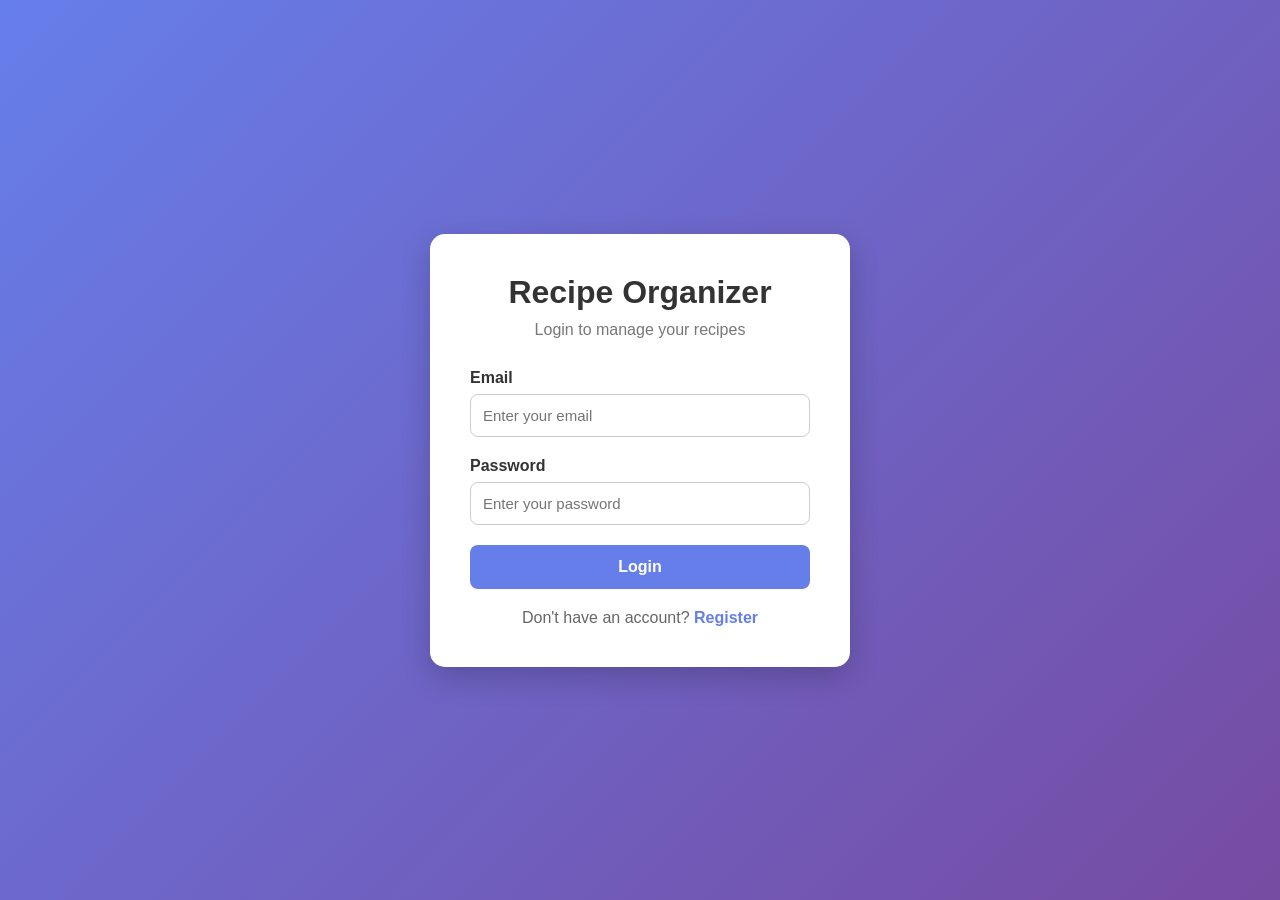
<file: recipe-organizer/frontend/index.html>
<!DOCTYPE html>
<html lang="en">
<head>
    <meta charset="UTF-8">
    <meta name="viewport" content="width=device-width, initial-scale=1.0">
    <title>Recipe Organizer - Login</title>
    <link rel="stylesheet" href="css/style.css">
</head>

<body>

    <div class="container">

        <div class="login-box">

            <h1>Recipe Organizer</h1>
            <p class="subtitle">Login to manage your recipes</p>

            <form id="loginForm">

                <label for="email">Email</label>
                <input
                    type="email"
                    id="email"
                    placeholder="Enter your email"
                    required
                >

                <label for="password">Password</label>
                <input
                    type="password"
                    id="password"
                    placeholder="Enter your password"
                    required
                >

                <button type="submit">Login</button>

            </form>

            <p id="message"></p>

            <p class="register-text">
                Don't have an account?
                <a href="register.html">Register</a>
            </p>

        </div>

    </div>

    <script src="js/auth.js"></script>

</body>
</html>
</file>
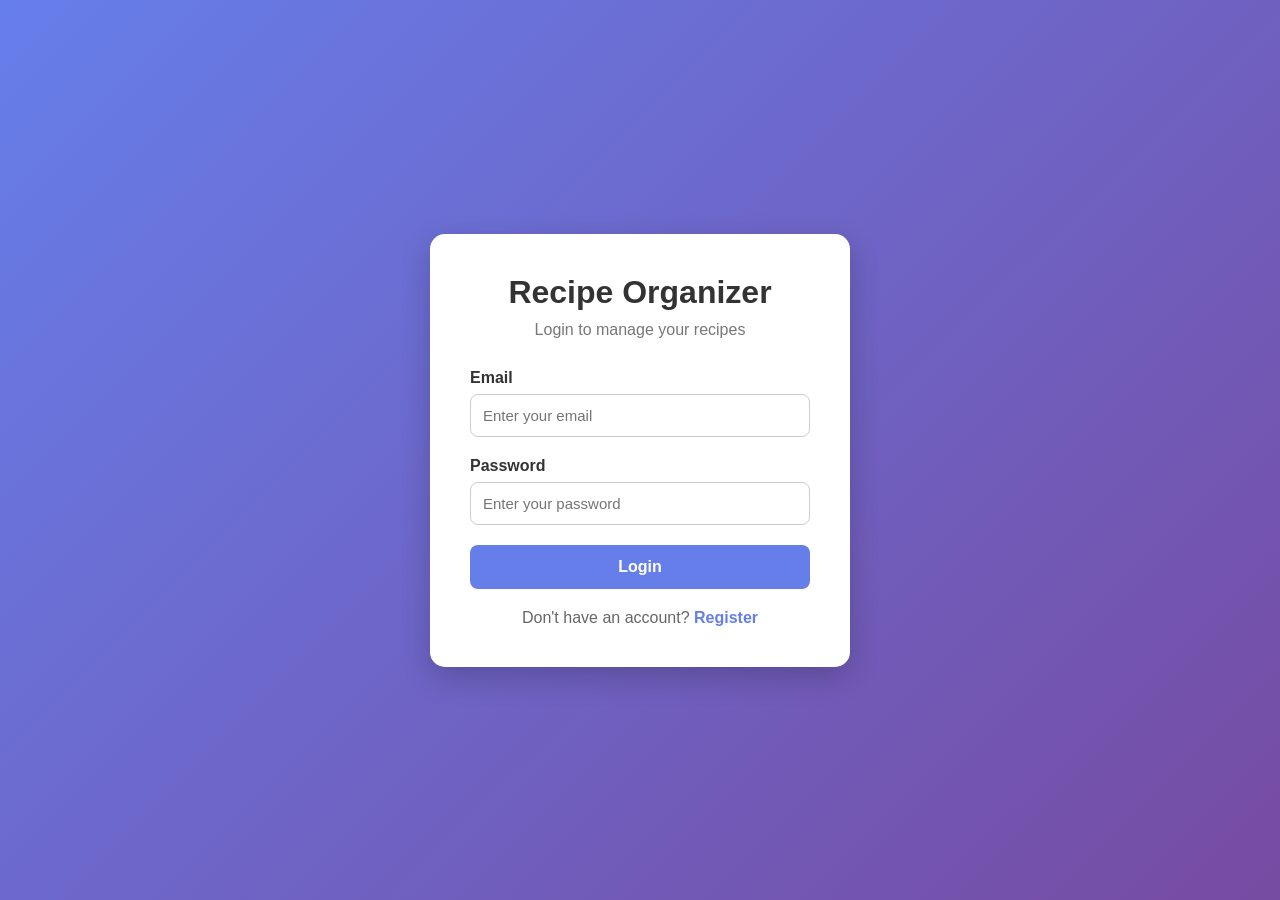
<file: recipe-organizer/frontend/add-recipe.html>
<!DOCTYPE html>
<html lang="en">
<head>
    <meta charset="UTF-8">
    <meta name="viewport" content="width=device-width, initial-scale=1.0">

    <title>Add Recipe</title>

    <link rel="stylesheet" href="css/add-recipe.css">
</head>

<body>

    <header class="header">
        <h1>🍴 Recipe Organizer</h1>

        <button onclick="location.href='recipes.html'">
            My Recipes
        </button>
    </header>

    <main class="container">

        <div class="form-card">

            <h2>Add New Recipe</h2>

            <form id="recipeForm">

                <label>Recipe Title</label>
                <input
                    type="text"
                    id="title"
                    placeholder="Enter recipe title"
                    required
                >

                <label>Category</label>
                <input
                    type="text"
                    id="category"
                    placeholder="Example: Lunch"
                    required
                >

                <label>Description</label>
                <textarea
                    id="description"
                    placeholder="Enter recipe description"
                    required
                ></textarea>

                <label>Ingredients</label>
                <textarea
                    id="ingredients"
                    placeholder="Example: Rice, Carrot, Beans, Onion"
                    required
                ></textarea>

                <label>Instructions</label>
                <textarea
                    id="instructions"
                    placeholder="Enter cooking instructions"
                    required
                ></textarea>

                <button type="submit">
                    Add Recipe
                </button>

                <p id="message"></p>

            </form>

        </div>

    </main>

    <script src="js/add-recipe.js"></script>

</body>
</html>
</file>
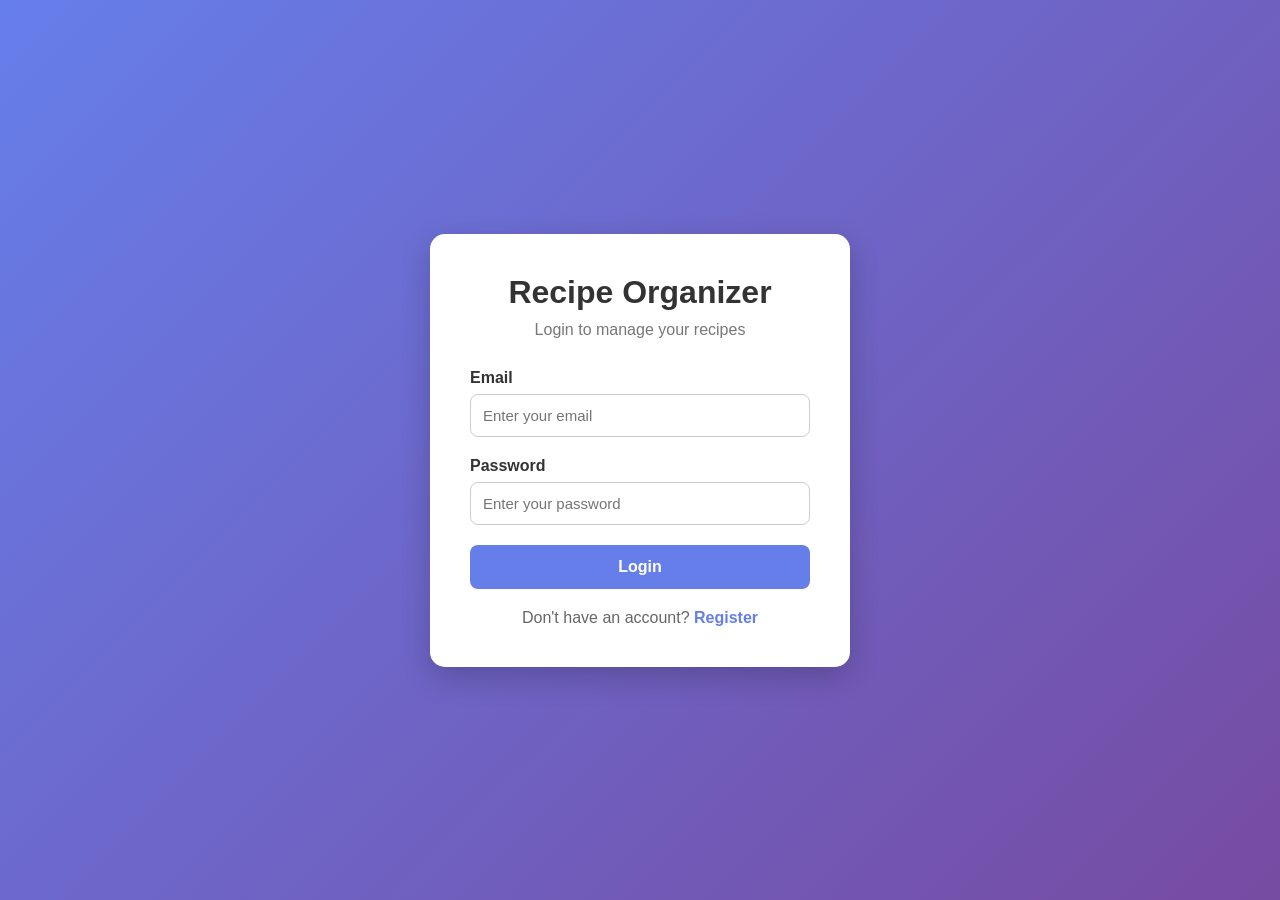
<file: recipe-organizer/frontend/dashboard.html>
<!DOCTYPE html>
<html lang="en">
<head>
    <meta charset="UTF-8">
    <meta name="viewport" content="width=device-width, initial-scale=1.0">

    <title>Recipe Organizer - Dashboard</title>

    <link rel="stylesheet" href="css/dashboard.css">
</head>

<body>

    <header class="header">
        <h1>🍴 Recipe Organizer</h1>

        <button id="logoutBtn">Logout</button>
    </header>

    <main class="dashboard">

        <h2>Welcome to Recipe Organizer 👋</h2>

        <p>
            Manage your recipes and create your shopping list easily.
        </p>

        <div class="dashboard-cards">

            <div class="card">
                <h3>🍲 My Recipes</h3>
                <p>Add, view, update and delete your recipes.</p>
                <button onclick="location.href='recipes.html'">
                    View Recipes
                </button>
            </div>

            <div class="card">
                <h3>🛒 Shopping List</h3>
                <p>Manage ingredients you need to purchase.</p>
                <button onclick="location.href='shopping-list.html'">
                    Shopping List
                </button>
            </div>

        </div>

    </main>

    <script>
        const token = localStorage.getItem("token");

        if (!token) {
            window.location.href = "index.html";
        }

        document.getElementById("logoutBtn").addEventListener("click", function () {

            localStorage.removeItem("token");

            window.location.href = "index.html";
        });
    </script>

</body>
</html>
</file>
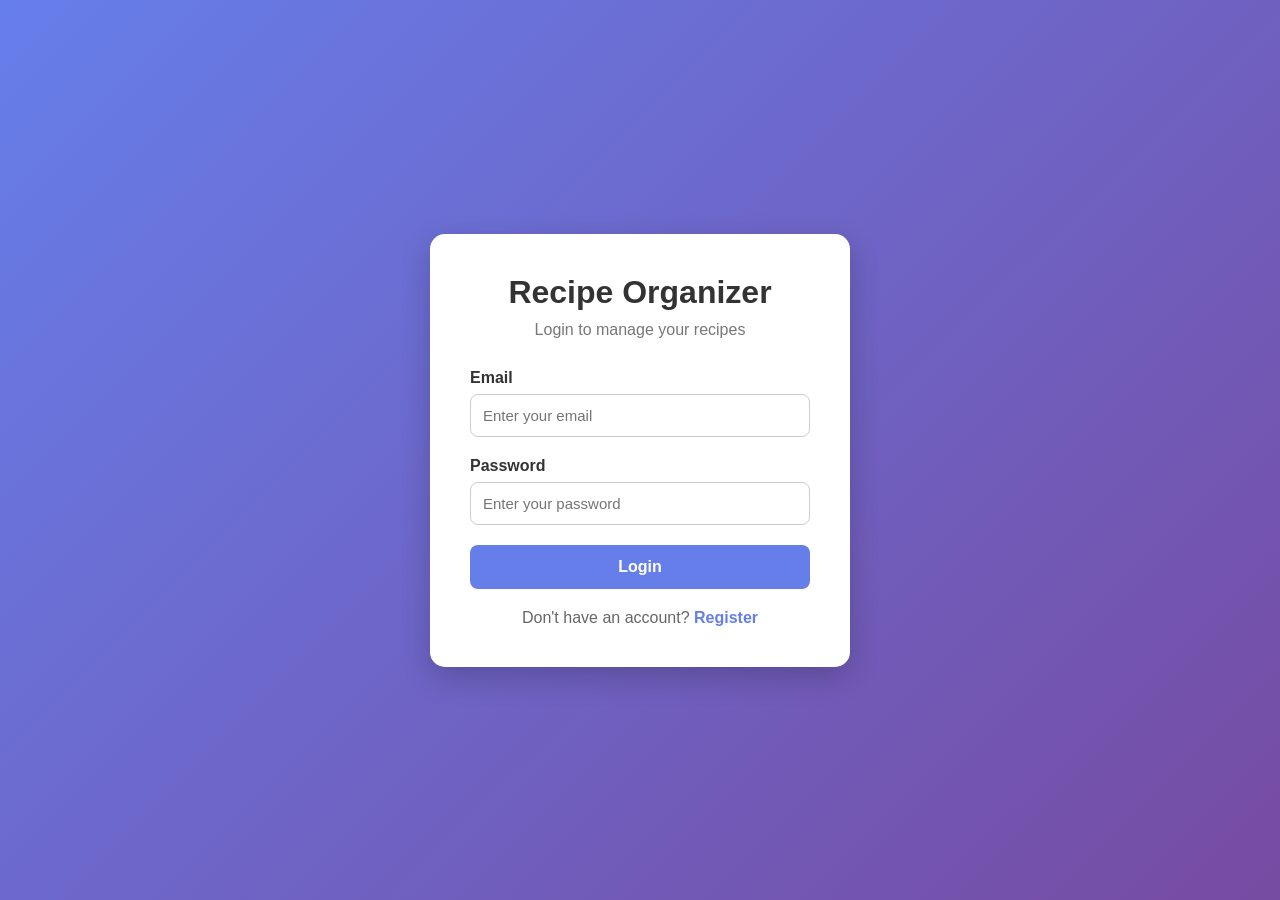
<file: recipe-organizer/frontend/edit-recipe.html>
<!DOCTYPE html>
<html lang="en">

<head>
    <meta charset="UTF-8">
    <meta name="viewport" content="width=device-width, initial-scale=1.0">

    <title>Edit Recipe</title>

    <style>
        body {
            font-family: Arial, sans-serif;
            background: #f5f6fa;
            margin: 0;
            padding: 30px;
        }

        .container {
            max-width: 700px;
            margin: auto;
            background: white;
            padding: 30px;
            border-radius: 12px;
        }

        h1 {
            text-align: center;
        }

        label {
            display: block;
            margin-top: 15px;
            font-weight: bold;
        }

        input,
        textarea,
        select {
            width: 100%;
            padding: 12px;
            margin-top: 5px;
            box-sizing: border-box;
            border: 1px solid #ccc;
            border-radius: 6px;
        }

        textarea {
            min-height: 100px;
        }

        button {
            margin-top: 20px;
            padding: 12px 20px;
            border: none;
            border-radius: 6px;
            cursor: pointer;
        }

        .update-btn {
            width: 100%;
            background: #667eea;
            color: white;
            font-size: 16px;
        }

        .back-btn {
            background: #ddd;
        }

        #message {
            text-align: center;
            margin-top: 15px;
        }
    </style>
</head>

<body>

<div class="container">

    <h1>✏️ Edit Recipe</h1>

    <form id="editRecipeForm">

        <label>Title</label>
        <input type="text" id="title" required>

        <label>Category</label>
        <input type="text" id="category" required>

        <label>Description</label>
        <textarea id="description" required></textarea>

        <label>Ingredients</label>
        <textarea id="ingredients" required></textarea>

        <label>Instructions</label>
        <textarea id="instructions" required></textarea>

        <button type="submit" class="update-btn">
            Update Recipe
        </button>

    </form>

    <button class="back-btn"
            onclick="window.location.href='recipes.html'">
        ← Back to My Recipes
    </button>

    <p id="message"></p>

</div>

<script src="js/edit-recipe.js"></script>

</body>

</html>
</file>
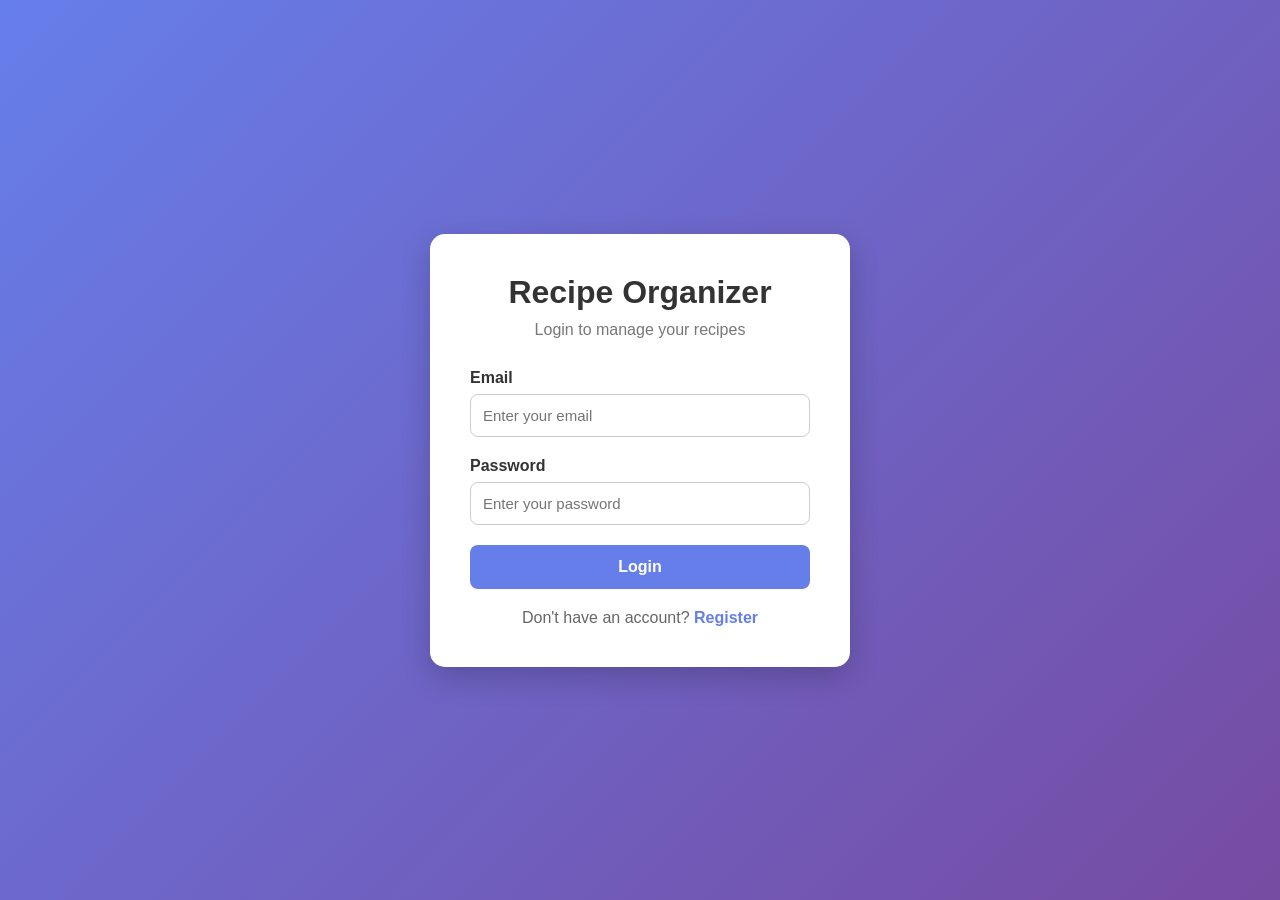
<file: recipe-organizer/frontend/recipes.html>
<!DOCTYPE html>
<html lang="en">

<head>
    <meta charset="UTF-8">
    <meta name="viewport" content="width=device-width, initial-scale=1.0">

    <title>My Recipes</title>

    <link rel="stylesheet" href="css/recipes.css">
</head>

<body>

    <header class="header">

        <h1>🍴 My Recipes</h1>

        <div>

            <button onclick="location.href='dashboard.html'">
                Dashboard
            </button>

            <button id="logoutBtn">
                Logout
            </button>

        </div>

    </header>


    <main class="container">

        <div class="top-section">

            <h2>Your Recipes</h2>

            <button onclick="location.href='add-recipe.html'">
                + Add Recipe
            </button>

        </div>


        <!-- CATEGORY FILTER -->

        <div class="filter-section">

            <label for="categoryFilter">
                Filter by Category:
            </label>

            <select id="categoryFilter">

                <option value="all">
                    All Categories
                </option>

                <option value="Breakfast">
                    Breakfast
                </option>

                <option value="Lunch">
                    Lunch
                </option>

                <option value="Dinner">
                    Dinner
                </option>

                <option value="Snacks">
                    Snacks
                </option>

                <option value="Dessert">
                    Dessert
                </option>

            </select>

        </div>


        <!-- RECIPES -->

        <div id="recipeContainer">

            <p>Loading recipes...</p>

        </div>

    </main>


    <script src="js/recipes.js"></script>

</body>

</html>
</file>
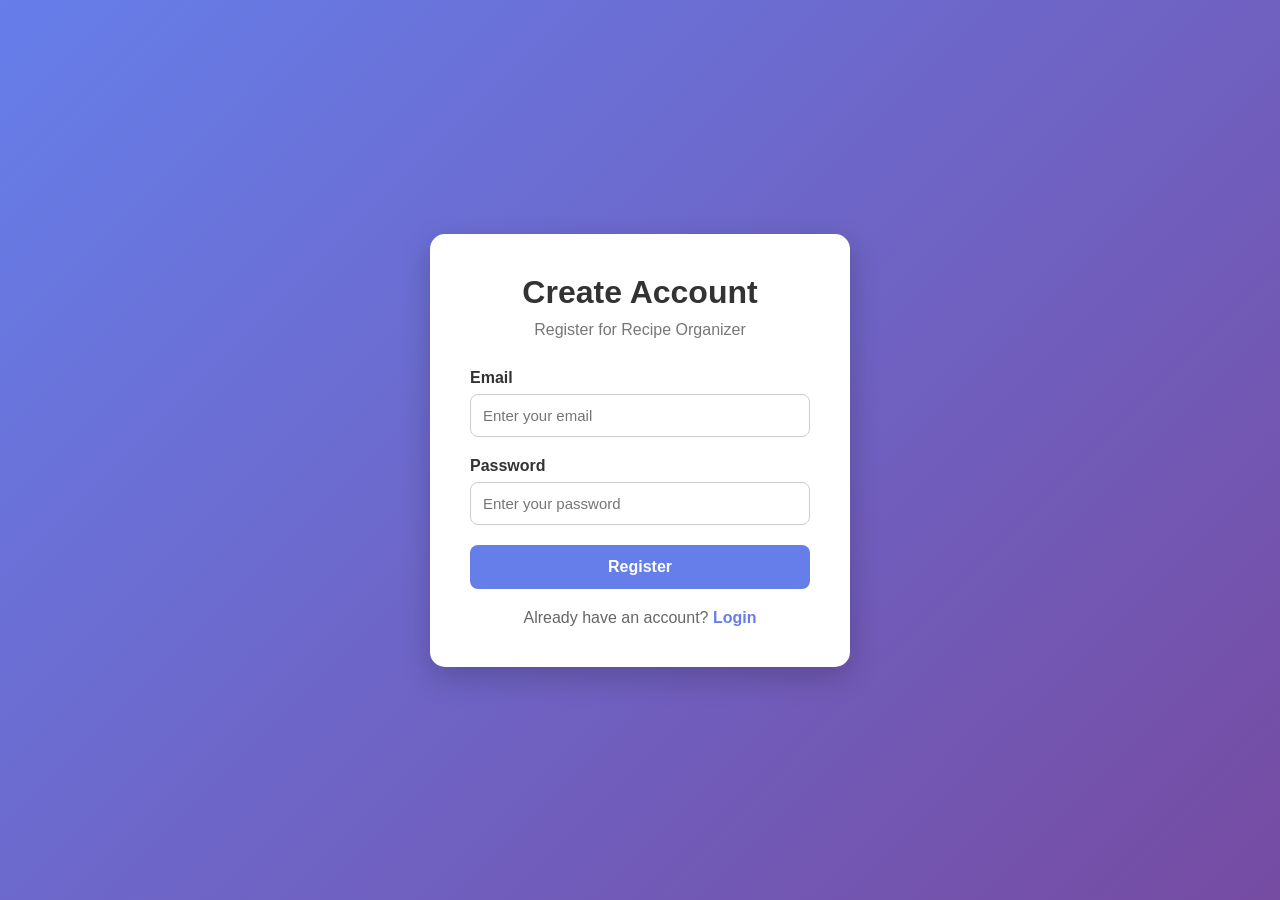
<file: recipe-organizer/frontend/register.html>
<!DOCTYPE html>
<html lang="en">
<head>
    <meta charset="UTF-8">
    <meta name="viewport" content="width=device-width, initial-scale=1.0">
    <title>Recipe Organizer - Register</title>
    <link rel="stylesheet" href="css/style.css">
</head>

<body>

    <div class="container">

        <div class="login-box">

            <h1>Create Account</h1>
            <p class="subtitle">Register for Recipe Organizer</p>

            <form id="registerForm">

                <label for="email">Email</label>
                <input
                    type="email"
                    id="email"
                    placeholder="Enter your email"
                    required
                >

                <label for="password">Password</label>
                <input
                    type="password"
                    id="password"
                    placeholder="Enter your password"
                    required
                >

                <button type="submit">Register</button>

            </form>

            <p id="message"></p>

            <p class="register-text">
                Already have an account?
                <a href="index.html">Login</a>
            </p>

        </div>

    </div>

    <script src="js/register.js"></script>

</body>
</html>
</file>
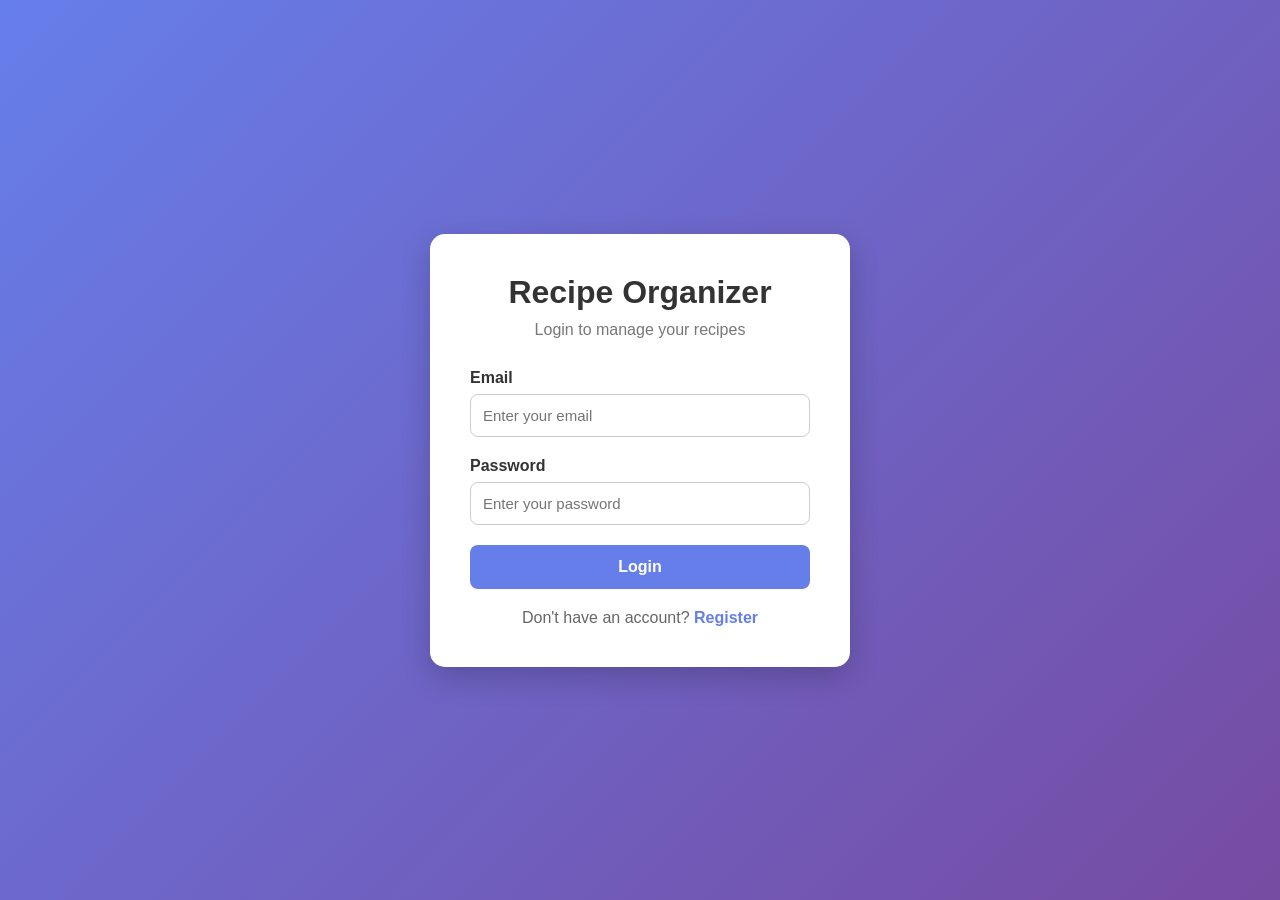
<file: recipe-organizer/frontend/shopping-list.html>
<!DOCTYPE html>
<html lang="en">
<head>
    <meta charset="UTF-8">
    <meta name="viewport" content="width=device-width, initial-scale=1.0">
    <title>Shopping List</title>
    <link rel="stylesheet" href="css/shopping-list.css">
</head>

<body>

<header class="header">
    <h1>🛒 Shopping List</h1>

    <div>
        <button onclick="location.href='dashboard.html'">
            Dashboard
        </button>

        <button id="logoutBtn">
            Logout
        </button>
    </div>
</header>

<main class="container">

    <section class="generate-section">

        <h2>Generate Shopping List</h2>

        <p>Select the recipes you want to prepare:</p>

        <div id="recipeSelection">
            <p>Loading recipes...</p>
        </div>

        <button id="generateBtn">
            Generate Shopping List
        </button>

    </section>


    <section class="shopping-section">

        <h2>My Shopping List</h2>

        <div id="shoppingList">
            <p>Loading shopping list...</p>
        </div>

    </section>

</main>

<script src="js/shopping-list.js"></script>

</body>
</html>
</file>
<file: recipe-organizer/frontend/css/style.css>
* {
    margin: 0;
    padding: 0;
    box-sizing: border-box;
}

body {
    font-family: Arial, sans-serif;
    background: linear-gradient(135deg, #667eea, #764ba2);
    min-height: 100vh;
    display: flex;
    justify-content: center;
    align-items: center;
}

.container {
    width: 100%;
    padding: 20px;
}

.login-box {
    max-width: 420px;
    margin: auto;
    background: white;
    padding: 40px;
    border-radius: 15px;
    box-shadow: 0 10px 30px rgba(0, 0, 0, 0.2);
}

.login-box h1 {
    text-align: center;
    color: #333;
    margin-bottom: 10px;
}

.subtitle {
    text-align: center;
    color: #777;
    margin-bottom: 30px;
}

label {
    display: block;
    margin-bottom: 7px;
    color: #333;
    font-weight: bold;
}

input {
    width: 100%;
    padding: 12px;
    margin-bottom: 20px;
    border: 1px solid #ccc;
    border-radius: 8px;
    font-size: 15px;
}

input:focus {
    outline: none;
    border-color: #667eea;
}

button {
    width: 100%;
    padding: 13px;
    background: #667eea;
    color: white;
    border: none;
    border-radius: 8px;
    font-size: 16px;
    font-weight: bold;
    cursor: pointer;
}

button:hover {
    background: #5568d8;
}

#message {
    text-align: center;
    margin-top: 15px;
    font-weight: bold;
}

.register-text {
    text-align: center;
    margin-top: 20px;
    color: #666;
}

.register-text a {
    color: #667eea;
    text-decoration: none;
    font-weight: bold;
}
</file>
<file: recipe-organizer/frontend/css/add-recipe.css>
* {
    margin: 0;
    padding: 0;
    box-sizing: border-box;
}

body {
    font-family: Arial, sans-serif;
    background: #f5f7fb;
}

.header {
    background: #667eea;
    color: white;
    padding: 20px 40px;

    display: flex;
    justify-content: space-between;
    align-items: center;
}

.header button {
    background: white;
    color: #667eea;
    border: none;
    padding: 10px 20px;
    border-radius: 8px;
    cursor: pointer;
}

.container {
    max-width: 700px;
    margin: 40px auto;
    padding: 20px;
}

.form-card {
    background: white;
    padding: 35px;
    border-radius: 15px;
    box-shadow: 0 5px 20px rgba(0, 0, 0, 0.08);
}

.form-card h2 {
    margin-bottom: 25px;
}

label {
    display: block;
    margin-top: 15px;
    margin-bottom: 7px;
    font-weight: bold;
}

input,
textarea {
    width: 100%;
    padding: 12px;
    border: 1px solid #ccc;
    border-radius: 7px;
    font-size: 15px;
}

textarea {
    min-height: 90px;
    resize: vertical;
}

form button {
    width: 100%;
    margin-top: 25px;
    padding: 13px;
    border: none;
    border-radius: 8px;
    background: #667eea;
    color: white;
    font-size: 16px;
    font-weight: bold;
    cursor: pointer;
}

#message {
    margin-top: 15px;
    text-align: center;
}
</file>
<file: recipe-organizer/frontend/css/dashboard.css>
* {
    margin: 0;
    padding: 0;
    box-sizing: border-box;
}

body {
    font-family: Arial, sans-serif;
    background: #f5f7fb;
    color: #333;
}

.header {
    background: #667eea;
    color: white;
    padding: 20px 40px;

    display: flex;
    justify-content: space-between;
    align-items: center;
}

.header h1 {
    font-size: 26px;
}

#logoutBtn {
    background: white;
    color: #667eea;
    border: none;
    padding: 10px 20px;
    border-radius: 8px;
    cursor: pointer;
    font-weight: bold;
}

.dashboard {
    max-width: 1000px;
    margin: 50px auto;
    padding: 20px;
}

.dashboard h2 {
    font-size: 32px;
    margin-bottom: 10px;
}

.dashboard > p {
    color: #666;
    margin-bottom: 35px;
}

.dashboard-cards {
    display: grid;
    grid-template-columns: repeat(2, 1fr);
    gap: 25px;
}

.card {
    background: white;
    padding: 30px;
    border-radius: 15px;
    box-shadow: 0 5px 20px rgba(0, 0, 0, 0.08);
}

.card h3 {
    font-size: 22px;
    margin-bottom: 15px;
}

.card p {
    color: #666;
    margin-bottom: 20px;
}

.card button {
    background: #667eea;
    color: white;
    border: none;
    padding: 12px 20px;
    border-radius: 8px;
    cursor: pointer;
    font-weight: bold;
}

.card button:hover {
    background: #5568d8;
}

@media (max-width: 700px) {
    .dashboard-cards {
        grid-template-columns: 1fr;
    }

    .header {
        padding: 15px 20px;
    }
}
</file>
<file: recipe-organizer/frontend/css/recipes.css>
* {
    margin: 0;
    padding: 0;
    box-sizing: border-box;
}

body {
    font-family: Arial, sans-serif;
    background: #f5f7fb;
    color: #333;
}

.header {
    background: #667eea;
    color: white;
    padding: 20px 40px;

    display: flex;
    justify-content: space-between;
    align-items: center;
}

.header button {
    border: none;
    padding: 10px 18px;
    margin-left: 8px;
    border-radius: 7px;
    cursor: pointer;
}

.container {
    max-width: 1100px;
    margin: 40px auto;
    padding: 20px;
}

.top-section {
    display: flex;
    justify-content: space-between;
    align-items: center;
    margin-bottom: 30px;
}

.top-section button {
    background: #667eea;
    color: white;
    border: none;
    padding: 12px 20px;
    border-radius: 8px;
    cursor: pointer;
}

#recipeContainer {
    display: grid;
    grid-template-columns: repeat(2, 1fr);
    gap: 20px;
}

.recipe-card {
    background: white;
    padding: 25px;
    border-radius: 12px;
    box-shadow: 0 5px 15px rgba(0,0,0,0.08);
}

.recipe-card h3 {
    color: #667eea;
    margin-bottom: 10px;
}

.recipe-card p {
    margin: 8px 0;
    line-height: 1.5;
}

@media (max-width: 700px) {
    #recipeContainer {
        grid-template-columns: 1fr;
    }

    .header {
        padding: 15px;
    }
}
.filter-section {
    margin-bottom: 25px;
    display: flex;
    align-items: center;
    gap: 12px;
}

.filter-section label {
    font-weight: bold;
}

#categoryFilter {
    padding: 10px 15px;
    border: 1px solid #ccc;
    border-radius: 7px;
    font-size: 15px;
    cursor: pointer;
}
</file>
<file: recipe-organizer/frontend/css/shopping-list.css>
* {
    margin: 0;
    padding: 0;
    box-sizing: border-box;
}

body {
    font-family: Arial, sans-serif;
    background: #f5f7fb;
    color: #333;
}

.header {
    background: #667eea;
    color: white;
    padding: 20px 40px;

    display: flex;
    justify-content: space-between;
    align-items: center;
}

.header button {
    border: none;
    padding: 10px 15px;
    margin-left: 5px;
    border-radius: 7px;
    cursor: pointer;
}

.container {
    max-width: 900px;
    margin: 40px auto;
    padding: 20px;
}

.add-section,
.list-section {
    background: white;
    padding: 25px;
    margin-bottom: 25px;
    border-radius: 12px;
    box-shadow: 0 5px 15px rgba(0, 0, 0, 0.08);
}

h2 {
    margin-bottom: 20px;
}

#shoppingForm {
    display: flex;
    gap: 10px;
}

#item {
    flex: 1;
    padding: 12px;
    border: 1px solid #ccc;
    border-radius: 7px;
    font-size: 15px;
}

#shoppingForm button {
    background: #667eea;
    color: white;
    border: none;
    padding: 12px 20px;
    border-radius: 7px;
    cursor: pointer;
}

.shopping-item {
    display: flex;
    justify-content: space-between;
    align-items: center;

    padding: 15px;
    margin-bottom: 10px;

    border: 1px solid #ddd;
    border-radius: 8px;
}

.item-name {
    font-size: 17px;
}

.item-actions button {
    margin-left: 5px;
    padding: 8px 12px;
    border: none;
    border-radius: 6px;
    cursor: pointer;
}

.purchased {
    text-decoration: line-through;
    color: gray;
}
</file>
